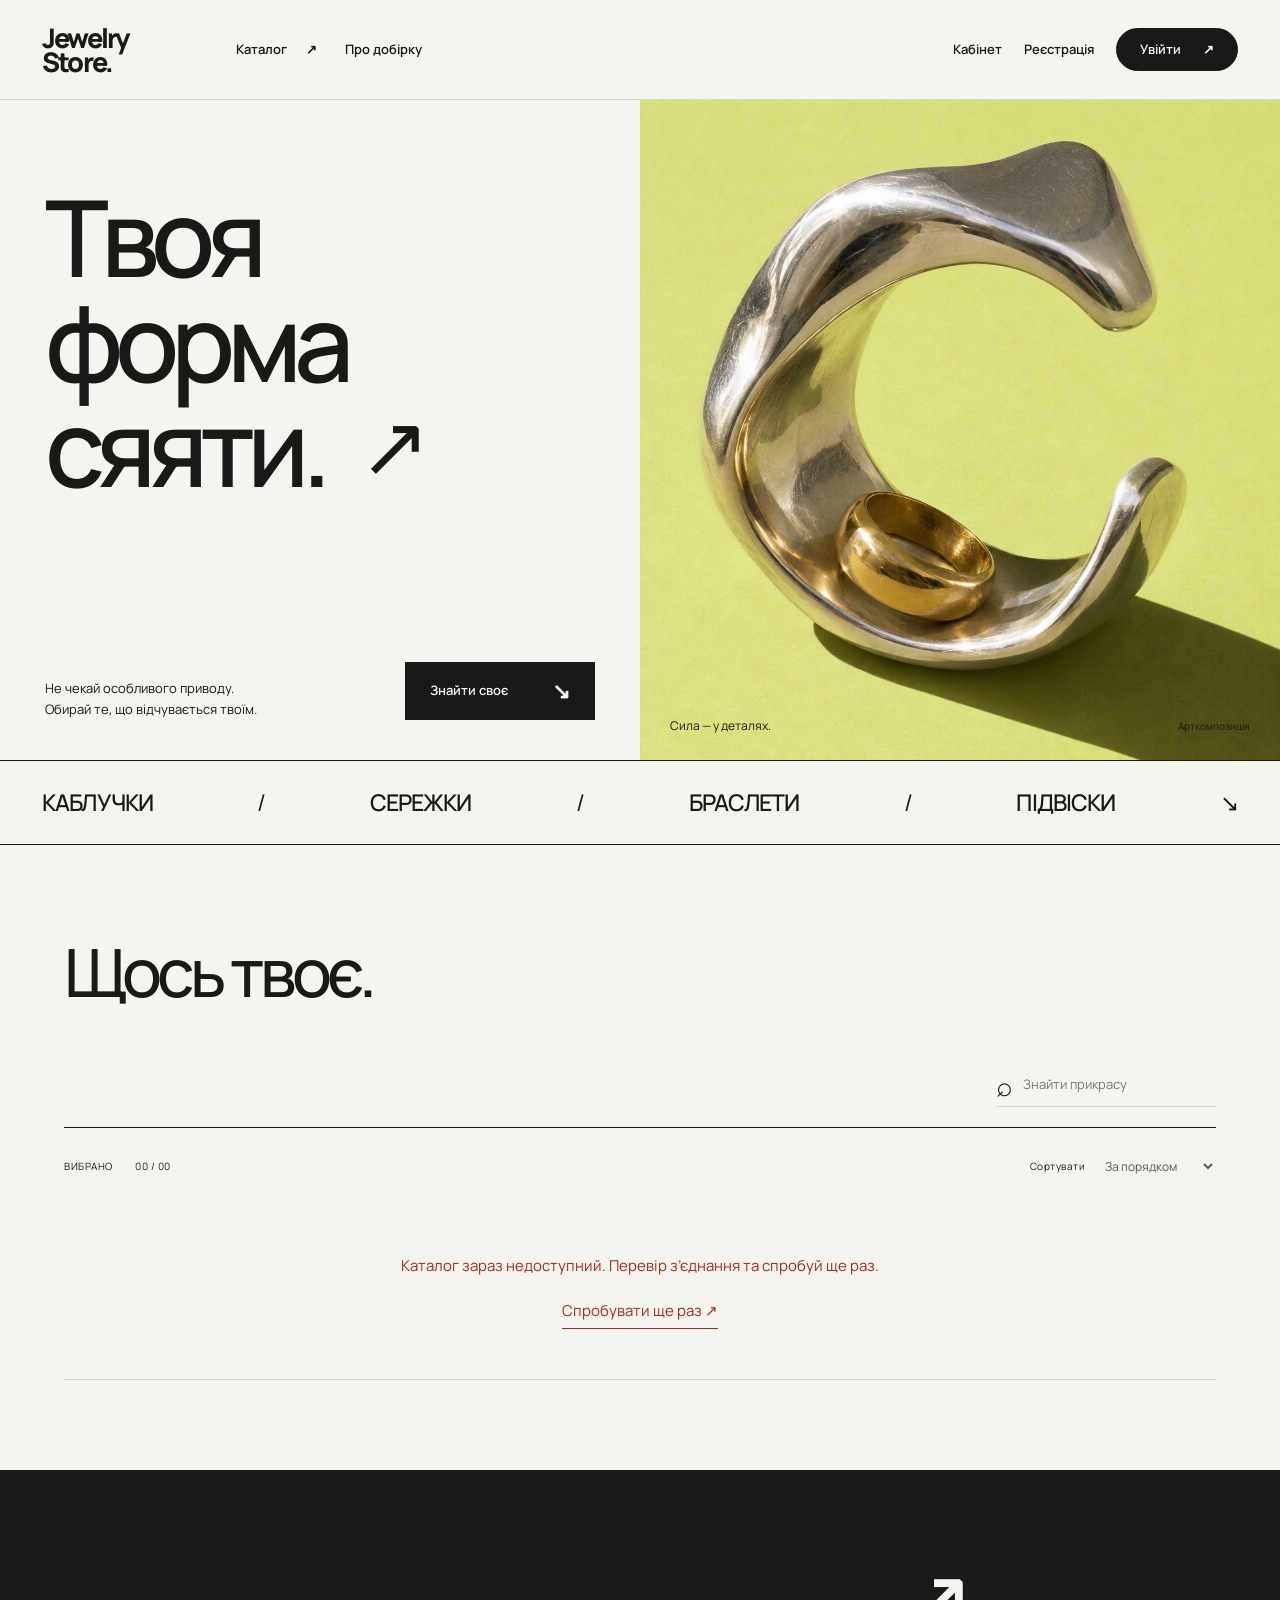
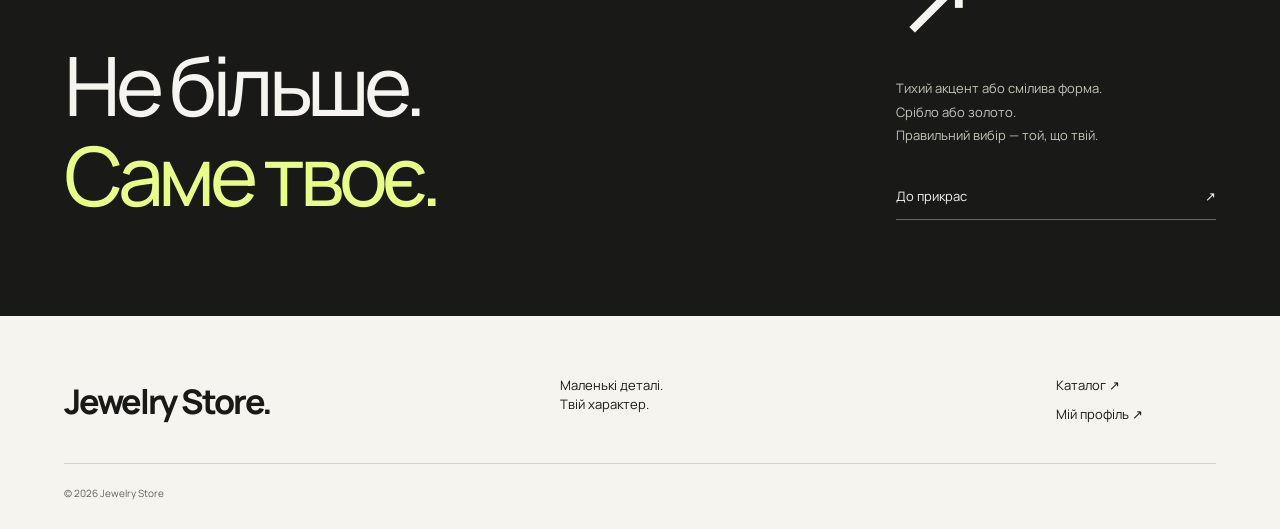
<file: index.html>
<!DOCTYPE html>
<html lang="uk">
<head>
  <meta charset="UTF-8">
  <meta name="viewport" content="width=device-width, initial-scale=1">
  <meta name="theme-color" content="#f5f4ee">
  <meta name="description" content="Jewelry Store. Каталог прикрас: каблучки, сережки, браслети та підвіски.">
  <title>Твоя форма сяяти — Jewelry Store</title>
  <link rel="icon" href="assets/favicon.svg" type="image/svg+xml">
  <link rel="preload" href="assets/manrope.ttf" as="font" type="font/ttf" crossorigin>
  <link rel="stylesheet" href="styles/style.css">
</head>
<body>
  <a class="skip-link" href="#main">До вмісту</a>
  <header class="site-header">
    <a class="wordmark" href="index.html" aria-label="Jewelry Store — головна">Jewelry<span>Store.</span></a>
    <nav class="main-nav" aria-label="Головна навігація">
      <a href="index.html#catalog">Каталог <span aria-hidden="true">↗</span></a>
      <a href="index.html#approach" class="about-link">Про добірку</a>
    </nav>
    <nav class="account-nav" aria-label="Акаунт">
      <span id="user-name"></span>
      <a href="pages/profile.html" class="profile-link">Кабінет</a>
      <a id="register-link" href="pages/register.html" hidden>Реєстрація</a>
      <a id="login-link" class="nav-action" href="pages/login.html" hidden>Увійти <span aria-hidden="true">↗</span></a>
      <button id="logout-button" type="button" class="nav-action" hidden>Вийти <span aria-hidden="true">↗</span></button>
    </nav>
  </header>
  <p id="nav-status" role="status"></p>
  <main id="main">
    <section class="hero" aria-labelledby="hero-title">
      <div class="hero-copy">
        
        <h1 id="hero-title">Твоя<br>форма<br><span class="last-line">сяяти.<span class="hero-arrow" aria-hidden="true">↗</span></span></h1>
        <div class="hero-bottom"><p>Не чекай особливого приводу.<br>Обирай те, що відчувається твоїм.</p><a class="button button-dark" href="#catalog">Знайти своє <span aria-hidden="true">↘</span></a></div>
      </div>
      <figure class="hero-image">
        <img src="assets/hero-jewelry.png" alt="Арткомпозиція зі скульптурним сріблястим браслетом і золотистою каблучкою" width="1122" height="1402" fetchpriority="high">
        
        <figcaption><span>Сила — у деталях.</span><span>Арткомпозиція</span></figcaption>
      </figure>
    </section>
    <div class="material-strip" aria-label="Каблучки, сережки, браслети та підвіски"><span>КАБЛУЧКИ</span><i aria-hidden="true">/</i><span>СЕРЕЖКИ</span><i aria-hidden="true">/</i><span>БРАСЛЕТИ</span><i aria-hidden="true">/</i><span>ПІДВІСКИ</span><i aria-hidden="true">↘</i></div>
    <section class="catalog section-space" id="catalog" aria-labelledby="catalog-title">
      <div class="section-heading"><div><h2 id="catalog-title">Щось твоє.</h2></div></div>
      <div class="catalog-tools">
        <nav id="filters" class="filters" aria-label="Категорії прикрас"></nav>
        <label class="search-field"><span class="sr-only">Знайти прикрасу</span><span aria-hidden="true">⌕</span><input id="search-input" type="search" placeholder="Знайти прикрасу" maxlength="150"></label>
      </div>
      <div class="catalog-meta"><p>ВИБРАНО <span id="catalog-count">00 / 00</span></p><label>Сортувати <select id="sort-select"><option value="default">За порядком</option><option value="price-asc">Від дешевших</option><option value="price-desc">Від дорожчих</option><option value="name">За назвою</option></select></label></div>
      <p id="status" class="status" role="status" aria-live="polite">Завантажуємо прикраси…</p>
      <div id="products" class="product-list"></div>
    </section>
    <section class="manifesto section-space" id="approach" aria-labelledby="approach-title">
      
      <div class="manifesto-content"><h2 id="approach-title">Не більше.<br><span>Саме твоє.</span></h2><div class="manifesto-note"><span class="large-arrow" aria-hidden="true">↗</span><p>Тихий акцент або смілива форма.<br>Срібло або золото.<br>Правильний вибір — той, що твій.</p><a href="#catalog" class="text-link">До прикрас <span aria-hidden="true">↗</span></a></div></div>
    </section>
  </main>
  <footer class="site-footer">
    <a class="footer-logo" href="index.html">Jewelry Store.</a>
    <div><span>Маленькі деталі.</span><span>Твій характер.</span></div>
    <nav aria-label="Посилання у підвалі"><a href="index.html#catalog">Каталог ↗</a><a href="pages/profile.html">Мій профіль ↗</a></nav>
    <p>© 2026 Jewelry Store</p>
  </footer>
  <dialog id="product-dialog" aria-labelledby="product-dialog-title">
    <form method="dialog"><button class="dialog-close" aria-label="Закрити деталі">×</button></form>
    <p class="card-category" id="product-dialog-category"></p>
    <h2 id="product-dialog-title"></h2>
    <p id="product-dialog-description"></p>
    <dl class="product-specs"><div><dt>Матеріал</dt><dd id="product-dialog-metal"></dd></div><div><dt>Наявність</dt><dd id="product-dialog-stock"></dd></div></dl>
    <p id="product-dialog-price" class="dialog-price"></p>
  </dialog>
  <script src="app/auth.js"></script>
  <script src="app/app.js"></script>
</body>
</html>
</file>
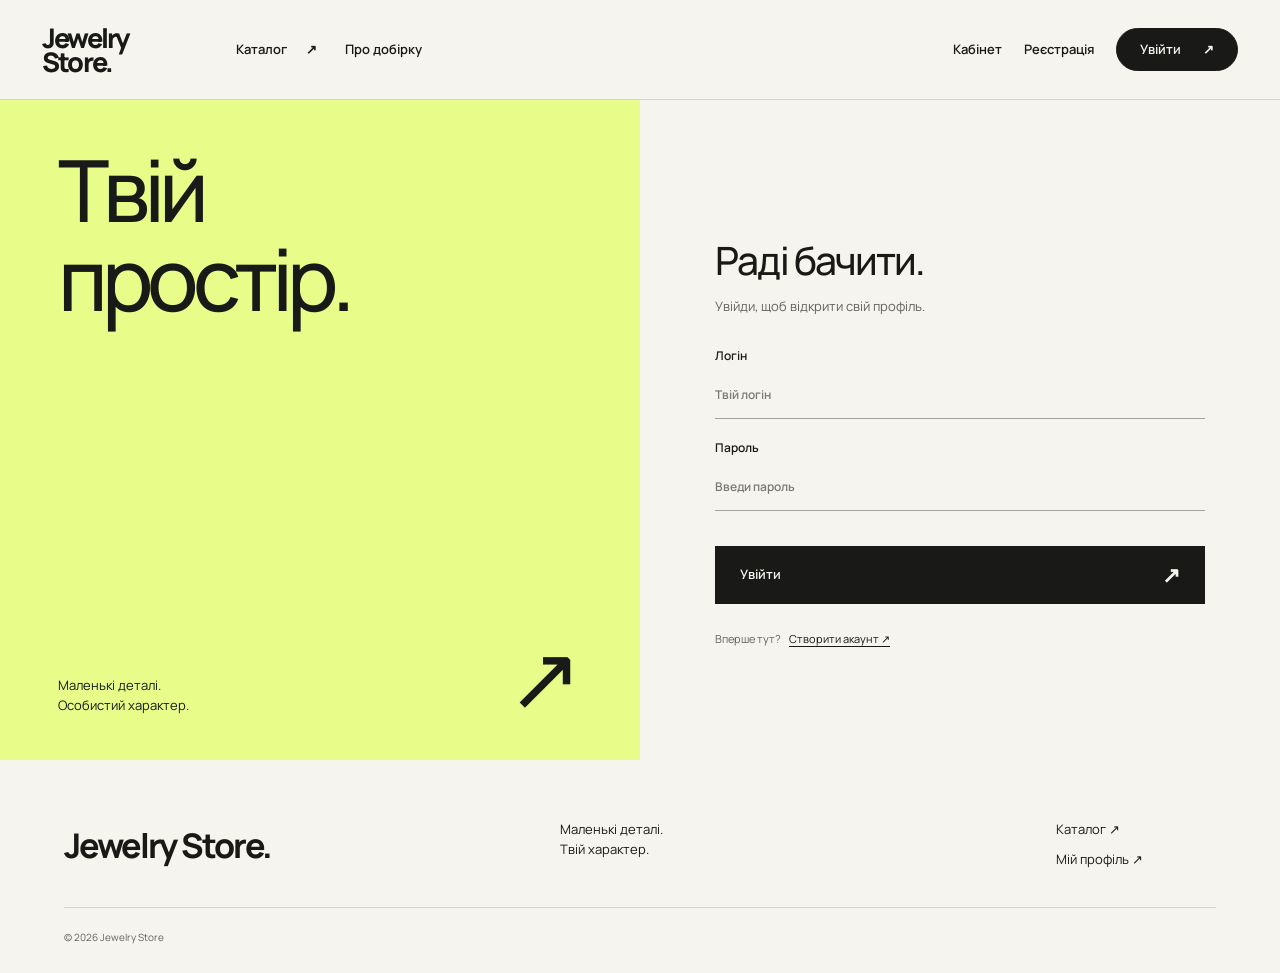
<file: pages/login.html>
<!DOCTYPE html>
<html lang="uk">
<head>
  <meta charset="UTF-8">
  <meta name="viewport" content="width=device-width, initial-scale=1">
  <meta name="theme-color" content="#f5f4ee">
  <meta name="description" content="Jewelry Store. Каталог прикрас: каблучки, сережки, браслети та підвіски.">
  <title>Вхід — Jewelry Store</title>
  <link rel="icon" href="../assets/favicon.svg" type="image/svg+xml">
  <link rel="preload" href="../assets/manrope.ttf" as="font" type="font/ttf" crossorigin>
  <link rel="stylesheet" href="../styles/style.css">
</head>
<body class="account-page">
  <a class="skip-link" href="#main">До вмісту</a>
  <header class="site-header">
    <a class="wordmark" href="../index.html" aria-label="Jewelry Store — головна">Jewelry<span>Store.</span></a>
    <nav class="main-nav" aria-label="Головна навігація">
      <a href="../index.html#catalog">Каталог <span aria-hidden="true">↗</span></a>
      <a href="../index.html#approach" class="about-link">Про добірку</a>
    </nav>
    <nav class="account-nav" aria-label="Акаунт">
      <span id="user-name"></span>
      <a href="profile.html" class="profile-link">Кабінет</a>
      <a id="register-link" href="register.html" hidden>Реєстрація</a>
      <a id="login-link" class="nav-action" href="login.html" hidden>Увійти <span aria-hidden="true">↗</span></a>
      <button id="logout-button" type="button" class="nav-action" hidden>Вийти <span aria-hidden="true">↗</span></button>
    </nav>
  </header>
  <p id="nav-status" role="status"></p>
  <main id="main" class="account-main">
    <aside class="account-editorial"><h1>Твій<br>простір.</h1><div class="editorial-bottom"><p>Маленькі деталі.<br>Особистий характер.</p><span aria-hidden="true">↗</span></div></aside>
    <section class="auth-panel" id="auth-content" aria-label="Вхід" hidden><h2>Раді бачити.</h2><p class="form-intro">Увійди, щоб відкрити свій профіль.</p>
        <form id="login-form">
          <label>Логін<input name="username" required maxlength="150" autocomplete="username" placeholder="Твій логін"></label>
          <label>Пароль<input name="password" type="password" required maxlength="128" autocomplete="current-password" placeholder="Введи пароль"></label>
          <div id="form-errors" role="alert"></div>
          <button class="button button-dark" type="submit">Увійти <span aria-hidden="true">↗</span></button>
        </form>
        <p class="form-switch">Вперше тут? <a id="signup-link" href="register.html">Створити акаунт ↗</a></p></section>
  </main>
  <footer class="site-footer">
    <a class="footer-logo" href="../index.html">Jewelry Store.</a>
    <div><span>Маленькі деталі.</span><span>Твій характер.</span></div>
    <nav aria-label="Посилання у підвалі"><a href="../index.html#catalog">Каталог ↗</a><a href="profile.html">Мій профіль ↗</a></nav>
    <p>© 2026 Jewelry Store</p>
  </footer>
  <script src="../app/auth.js"></script>
  <script src="../app/login.js"></script>
</body>
</html>
</file>
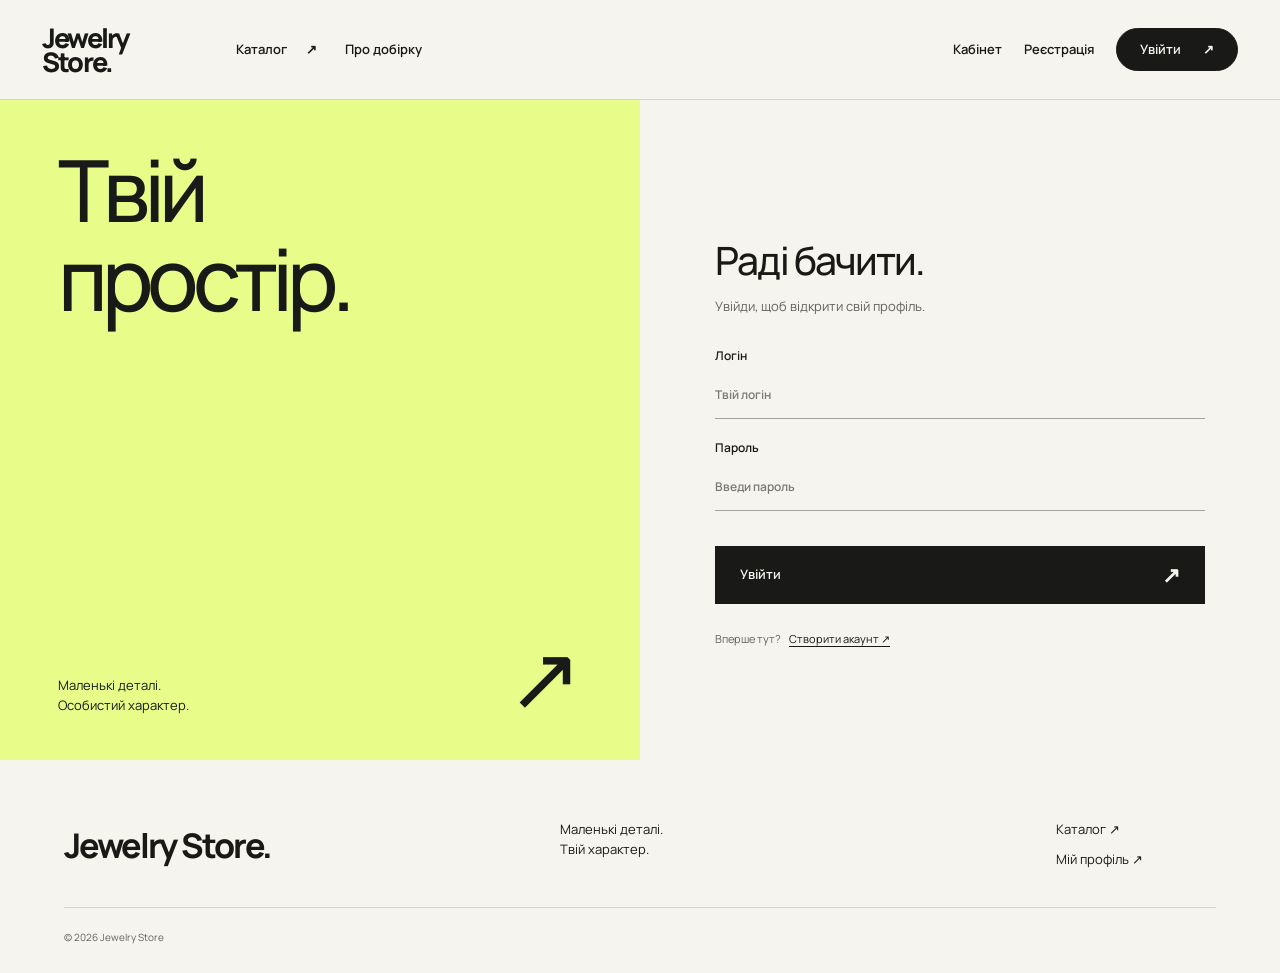
<file: pages/profile.html>
<!DOCTYPE html>
<html lang="uk">
<head>
  <meta charset="UTF-8">
  <meta name="viewport" content="width=device-width, initial-scale=1">
  <meta name="theme-color" content="#f5f4ee">
  <meta name="description" content="Jewelry Store. Каталог прикрас: каблучки, сережки, браслети та підвіски.">
  <title>Мій профіль — Jewelry Store</title>
  <link rel="icon" href="../assets/favicon.svg" type="image/svg+xml">
  <link rel="preload" href="../assets/manrope.ttf" as="font" type="font/ttf" crossorigin>
  <link rel="stylesheet" href="../styles/style.css">
</head>
<body class="account-page">
  <a class="skip-link" href="#main">До вмісту</a>
  <header class="site-header">
    <a class="wordmark" href="../index.html" aria-label="Jewelry Store — головна">Jewelry<span>Store.</span></a>
    <nav class="main-nav" aria-label="Головна навігація">
      <a href="../index.html#catalog">Каталог <span aria-hidden="true">↗</span></a>
      <a href="../index.html#approach" class="about-link">Про добірку</a>
    </nav>
    <nav class="account-nav" aria-label="Акаунт">
      <span id="user-name"></span>
      <a href="profile.html" class="profile-link">Кабінет</a>
      <a id="register-link" href="register.html" hidden>Реєстрація</a>
      <a id="login-link" class="nav-action" href="login.html" hidden>Увійти <span aria-hidden="true">↗</span></a>
      <button id="logout-button" type="button" class="nav-action" hidden>Вийти <span aria-hidden="true">↗</span></button>
    </nav>
  </header>
  <p id="nav-status" role="status"></p>
  <main id="main" class="account-main">
    <aside class="account-editorial"><h1>Просто<br>бути собою.</h1><div class="editorial-bottom"><p>Маленькі деталі.<br>Особистий характер.</p><span aria-hidden="true">↗</span></div></aside>
    <section class="auth-panel" id="auth-content" aria-label="Мій профіль" hidden><h2>Це про тебе.</h2><p class="form-intro">Твої дані. Лише після входу.</p>
        <dl class="profile-data"><div><dt>Логін</dt><dd id="profile-username"></dd></div><div><dt>Ім’я</dt><dd id="profile-first-name"></dd></div><div><dt>Прізвище</dt><dd id="profile-last-name"></dd></div><div><dt>Електронна пошта</dt><dd id="profile-email"></dd></div><div><dt>Роль</dt><dd id="profile-role"></dd></div></dl>
        <a href="../index.html#catalog" class="button button-dark">Обрати прикрасу <span aria-hidden="true">↗</span></a></section>
  </main>
  <footer class="site-footer">
    <a class="footer-logo" href="../index.html">Jewelry Store.</a>
    <div><span>Маленькі деталі.</span><span>Твій характер.</span></div>
    <nav aria-label="Посилання у підвалі"><a href="../index.html#catalog">Каталог ↗</a><a href="profile.html">Мій профіль ↗</a></nav>
    <p>© 2026 Jewelry Store</p>
  </footer>
  <script src="../app/auth.js"></script>
  <script src="../app/profile.js"></script>
</body>
</html>
</file>
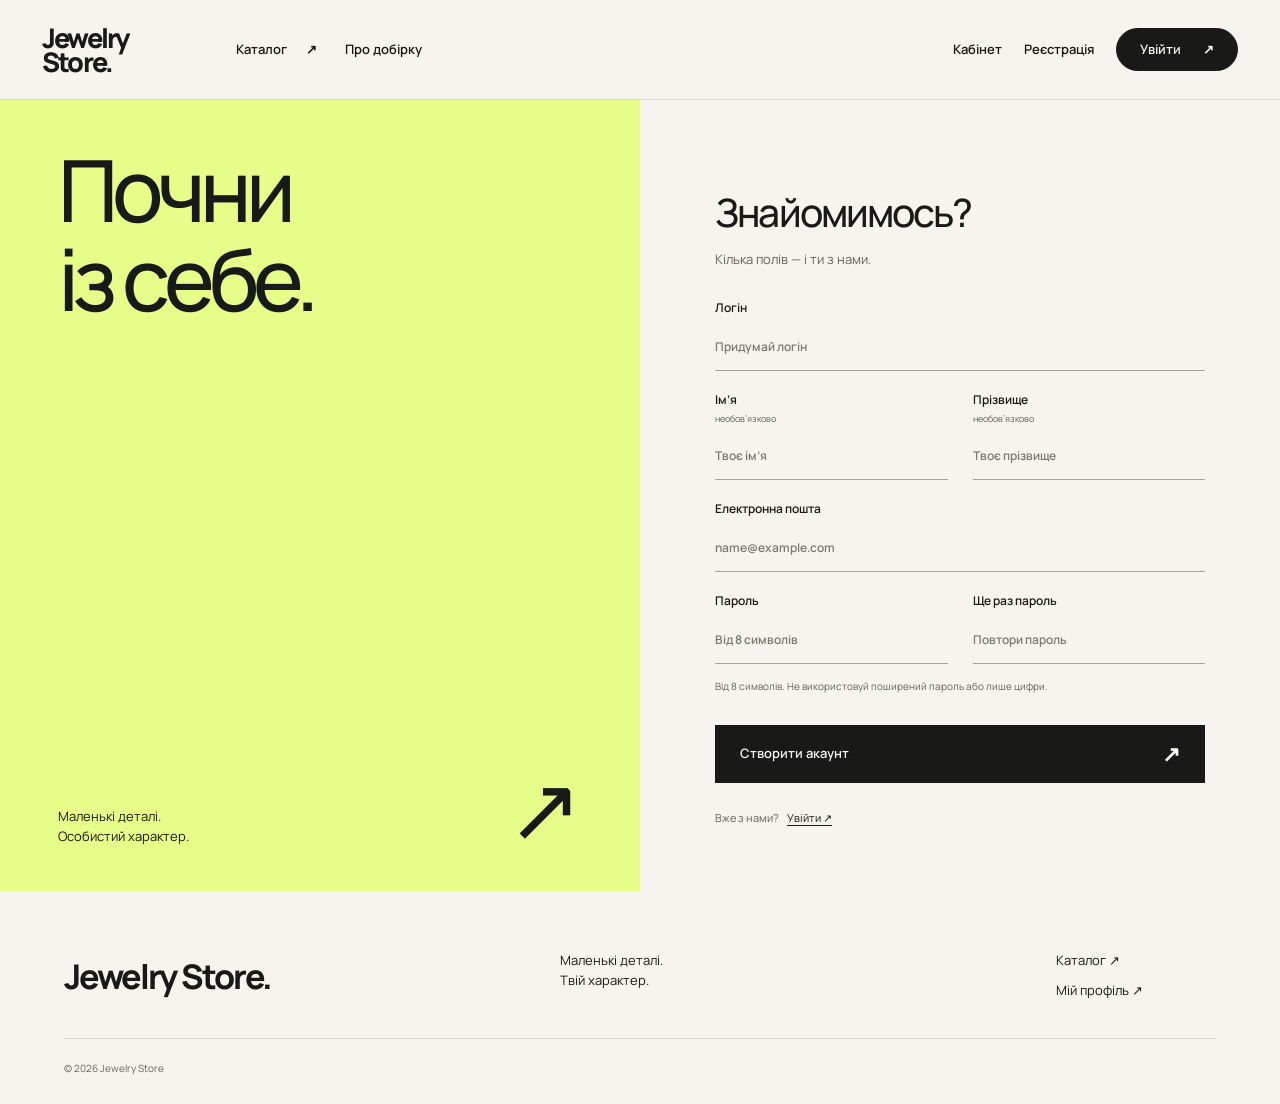
<file: pages/register.html>
<!DOCTYPE html>
<html lang="uk">
<head>
  <meta charset="UTF-8">
  <meta name="viewport" content="width=device-width, initial-scale=1">
  <meta name="theme-color" content="#f5f4ee">
  <meta name="description" content="Jewelry Store. Каталог прикрас: каблучки, сережки, браслети та підвіски.">
  <title>Реєстрація — Jewelry Store</title>
  <link rel="icon" href="../assets/favicon.svg" type="image/svg+xml">
  <link rel="preload" href="../assets/manrope.ttf" as="font" type="font/ttf" crossorigin>
  <link rel="stylesheet" href="../styles/style.css">
</head>
<body class="account-page">
  <a class="skip-link" href="#main">До вмісту</a>
  <header class="site-header">
    <a class="wordmark" href="../index.html" aria-label="Jewelry Store — головна">Jewelry<span>Store.</span></a>
    <nav class="main-nav" aria-label="Головна навігація">
      <a href="../index.html#catalog">Каталог <span aria-hidden="true">↗</span></a>
      <a href="../index.html#approach" class="about-link">Про добірку</a>
    </nav>
    <nav class="account-nav" aria-label="Акаунт">
      <span id="user-name"></span>
      <a href="profile.html" class="profile-link">Кабінет</a>
      <a id="register-link" href="register.html" hidden>Реєстрація</a>
      <a id="login-link" class="nav-action" href="login.html" hidden>Увійти <span aria-hidden="true">↗</span></a>
      <button id="logout-button" type="button" class="nav-action" hidden>Вийти <span aria-hidden="true">↗</span></button>
    </nav>
  </header>
  <p id="nav-status" role="status"></p>
  <main id="main" class="account-main">
    <aside class="account-editorial"><h1>Почни<br>із себе.</h1><div class="editorial-bottom"><p>Маленькі деталі.<br>Особистий характер.</p><span aria-hidden="true">↗</span></div></aside>
    <section class="auth-panel" id="auth-content" aria-label="Реєстрація" hidden><h2>Знайомимось?</h2><p class="form-intro">Кілька полів — і ти з нами.</p>
        <form id="register-form">
          <label>Логін<input name="username" required maxlength="150" autocomplete="username" placeholder="Придумай логін"></label>
          <div class="form-row"><label>Ім’я <span class="optional">необов’язково</span><input name="first_name" maxlength="150" autocomplete="given-name" placeholder="Твоє ім’я"></label><label>Прізвище <span class="optional">необов’язково</span><input name="last_name" maxlength="150" autocomplete="family-name" placeholder="Твоє прізвище"></label></div>
          <label>Електронна пошта<input name="email" type="email" required maxlength="254" autocomplete="email" placeholder="name@example.com"></label>
          <div class="form-row"><label>Пароль<input name="password" type="password" required minlength="8" maxlength="128" autocomplete="new-password" placeholder="Від 8 символів" aria-describedby="password-hint"></label><label>Ще раз пароль<input name="password_confirmation" type="password" required minlength="8" maxlength="128" autocomplete="new-password" placeholder="Повтори пароль"></label></div>
          <p id="password-hint" class="field-hint">Від 8 символів. Не використовуй поширений пароль або лише цифри.</p>
          <div id="form-errors" role="alert"></div>
          <button class="button button-dark" type="submit">Створити акаунт <span aria-hidden="true">↗</span></button>
        </form>
        <p class="form-switch">Вже з нами? <a href="login.html">Увійти ↗</a></p></section>
  </main>
  <footer class="site-footer">
    <a class="footer-logo" href="../index.html">Jewelry Store.</a>
    <div><span>Маленькі деталі.</span><span>Твій характер.</span></div>
    <nav aria-label="Посилання у підвалі"><a href="../index.html#catalog">Каталог ↗</a><a href="profile.html">Мій профіль ↗</a></nav>
    <p>© 2026 Jewelry Store</p>
  </footer>
  <script src="../app/auth.js"></script>
  <script src="../app/register.js"></script>
</body>
</html>
</file>
<file: styles/style.css>
@font-face {
  font-family: Manrope;
  src: url("../assets/manrope.ttf") format("truetype");
  font-weight: 200 800;
  font-display: swap;
}
:root {
  --paper: #f5f4ee;
  --ink: #191a17;
  --muted: #62635c;
  --line: #d5d5cb;
  --accent: #e7fc89;
  --error: #a52d20;
}
* { box-sizing: border-box; }
html { scroll-behavior: smooth; scroll-padding-top: 116px; }
body { margin: 0; background: var(--paper); color: var(--ink); font-family: Manrope, Arial, sans-serif; font-size: 15px; line-height: 1.5; }
a { color: inherit; text-decoration: none; }
button, input, select { font: inherit; }
button, select { cursor: pointer; }
button { color: inherit; }
button:disabled { opacity: .55; cursor: wait; }
button, a, input, select { -webkit-tap-highlight-color: transparent; }
a:focus-visible, button:focus-visible, input:focus-visible, select:focus-visible { outline: 2px solid var(--ink); outline-offset: 5px; }
img { max-width: 100%; display: block; }
[hidden] { display: none !important; }
h1, h2, h3, p, figure { margin: 0; }
.sr-only, .skip-link:not(:focus) { position: absolute; width: 1px; height: 1px; padding: 0; margin: -1px; overflow: hidden; clip-path: inset(50%); white-space: nowrap; }
.skip-link:focus { display: block; padding: 15px; background: var(--accent); }
.site-header { position: sticky; top: 0; z-index: 50; background: var(--paper); min-height: 100px; padding: 20px 3.3%; display: flex; align-items: center; gap: 44px; border-bottom: 1px solid var(--line); }
.wordmark { font-size: 27px; line-height: .87; font-weight: 800; letter-spacing: -1.9px; min-width: 150px; }
.wordmark span { display: block; }
.main-nav, .account-nav { display: flex; align-items: center; gap: 28px; font-size: 13px; font-weight: 600; }
.main-nav a, .account-nav a { white-space: nowrap; }
.main-nav a:hover, .account-nav a:not(.nav-action):hover { text-decoration: underline; text-underline-offset: 5px; }
.main-nav a span { margin-left: 16px; }
.account-nav { margin-left: auto; gap: 22px; }
#user-name { max-width: 180px; overflow: hidden; text-overflow: ellipsis; white-space: nowrap; }
#user-name:empty { display: none; }
.nav-action { border: 1px solid var(--ink); background: var(--ink); color: var(--paper); padding: 11px 23px; border-radius: 100px; display: inline-flex; gap: 22px; align-items: center; }
.nav-action:hover { background: var(--accent); color: var(--ink); }
#nav-status:not(:empty) { padding: 16px 3.3%; color: var(--error); border-bottom: 1px solid var(--line); }
.hero { display: grid; grid-template-columns: 1fr 1fr; min-height: 660px; }
.hero-copy { min-width: 0; padding: 38px 7% 40px; display: flex; flex-direction: column; justify-content: space-between; }
.eyebrow { font-size: 11px; letter-spacing: .08em; font-weight: 650; display: flex; align-items: center; gap: 11px; }
.square { width: 7px; height: 7px; background: currentColor; display: inline-block; }
.hero h1 { font-size: clamp(70px, 8.3vw, 132px); font-weight: 550; line-height: .99; letter-spacing: -.075em; padding: 46px 0 54px; }
.last-line { display: flex; align-items: center; gap: 35px; }
.hero-arrow { font-family: Arial, sans-serif; font-weight: 400; font-size: .8em; letter-spacing: 0; }
.hero-bottom { display: flex; justify-content: space-between; align-items: flex-end; gap: 22px; }
.hero-bottom p { max-width: 260px; font-size: 13px; line-height: 1.6; }
.button { min-height: 54px; padding: 17px 24px; display: inline-flex; align-items: center; justify-content: space-between; gap: 44px; font-weight: 600; font-size: 13px; border: 1px solid var(--ink); }
.button span { font-size: 22px; line-height: 1; }
.button-dark { background: var(--ink); color: var(--paper); }
.button-dark:hover { background: var(--accent); color: var(--ink); }
.hero-image { position: relative; overflow: hidden; background: #dce78b; min-width: 0; }
.hero-image img { width: 100%; height: 100%; position: absolute; object-fit: cover; }
.image-top, .hero-image figcaption { position: absolute; z-index: 1; left: 30px; right: 30px; display: flex; align-items: center; justify-content: space-between; }
.image-top { top: 30px; font-size: 10px; font-weight: 700; letter-spacing: .07em; }
.hero-image figcaption { bottom: 25px; font-size: 12px; }
.hero-image figcaption span:last-child { font-size: 10px; }
.material-strip { padding: 24px 3.3%; display: flex; justify-content: space-between; align-items: center; gap: 18px; border-top: 1px solid var(--ink); border-bottom: 1px solid var(--ink); font-size: clamp(14px, 1.8vw, 25px); font-weight: 550; letter-spacing: -.04em; }
.material-strip i { font-style: normal; font-weight: 400; }
.section-space { padding: 90px 5%; }
.section-heading { display: flex; justify-content: space-between; align-items: flex-end; gap: 30px; margin-bottom: 56px; }
.section-heading h2 { font-size: clamp(44px, 5.2vw, 80px); font-weight: 500; line-height: 1.1; letter-spacing: -.065em; margin-top: 0; }
.section-note { font-size: 13px; line-height: 1.7; padding-bottom: 8px; }
.catalog-tools { display: flex; align-items: center; justify-content: space-between; gap: 30px; border-bottom: 1px solid var(--ink); padding-bottom: 20px; }
.filters { display: flex; flex-wrap: wrap; gap: 9px; }
.chip { border: 1px solid var(--line); border-radius: 100px; padding: 10px 19px; background: transparent; font-size: 13px; }
.chip:hover { border-color: var(--ink); }
.chip[aria-pressed="true"] { background: var(--ink); color: var(--paper); border-color: var(--ink); }
.search-field { display: flex; gap: 10px; align-items: center; border-bottom: 1px solid var(--line); min-width: 220px; }
.search-field > span:not(.sr-only) { font-size: 28px; }
.search-field input { padding: 10px 0; background: transparent; border: 0; color: var(--ink); width: 100%; font-size: 13px; }
.catalog-meta { display: flex; justify-content: space-between; align-items: center; padding: 22px 0; font-size: 10px; letter-spacing: .05em; }
#catalog-count { margin-left: 20px; font-variant-numeric: tabular-nums; }
.catalog-meta label { display: flex; align-items: center; gap: 12px; }
.catalog-meta select { border: 0; color: var(--ink); background: transparent; font-size: 12px; letter-spacing: 0; padding: 7px 18px 7px 4px; max-width: 170px; }
.status { text-align: center; color: var(--muted); padding: 50px 20px; border-bottom: 1px solid var(--line); }
.status:empty { display: none; }
.status.error { color: var(--error); }
.retry { display: block; margin: 18px auto 0; background: transparent; border: 0; border-bottom: 1px solid currentColor; padding: 5px 0; }
.product-row { display: grid; grid-template-columns: 55px minmax(0, 1fr) 160px 160px; align-items: center; gap: 25px; padding: 35px 0; border-bottom: 1px solid var(--line); }
.product-number { font-size: 11px; color: var(--muted); align-self: start; padding-top: 6px; font-variant-numeric: tabular-nums; }
.card-category { font-size: 10px; text-transform: uppercase; letter-spacing: .06em; color: var(--muted); margin-bottom: 9px; }
.card-name { font-size: 28px; font-weight: 500; letter-spacing: -.04em; line-height: 1.2; overflow-wrap: anywhere; }
.card-description { margin-top: 9px; color: var(--muted); font-size: 12px; max-width: 480px; display: -webkit-box; -webkit-line-clamp: 2; -webkit-box-orient: vertical; overflow: hidden; }
.product-material { font-size: 13px; overflow-wrap: anywhere; }
.product-material small { display: block; margin-top: 5px; color: var(--muted); font-size: 10px; }
.product-open { background: transparent; border: 0; display: flex; justify-content: space-between; align-items: center; padding: 15px 0 15px 10px; gap: 20px; font-size: 16px; white-space: nowrap; }
.product-open span:last-child { font-size: 24px; }
.product-open:hover { background: var(--accent); padding-right: 10px; }
.manifesto { background: var(--ink); color: var(--paper); padding-bottom: 96px; }
.manifesto > .eyebrow { color: #bebeb3; }
.manifesto-content { margin-top: 0; display: grid; grid-template-columns: 1fr 320px; gap: 60px; align-items: end; }
.manifesto h2 { font-size: clamp(48px, 6.4vw, 100px); font-weight: 450; line-height: 1.1; letter-spacing: -.065em; }
.manifesto h2 span { color: var(--accent); }
.large-arrow { display: block; font-family: Arial, sans-serif; font-size: 95px; line-height: .9; font-weight: 300; margin-bottom: 32px; }
.manifesto-note p { color: #c4c4b9; font-size: 13px; line-height: 1.8; margin-bottom: 28px; }
.text-link { display: flex; justify-content: space-between; border-bottom: 1px solid #68685f; padding: 12px 0; font-size: 13px; }
.text-link:hover { color: var(--accent); }
.site-footer { padding: 60px 5% 28px; display: grid; grid-template-columns: 1fr 1fr 160px; gap: 36px; align-items: start; }
.footer-logo { font-size: 34px; letter-spacing: -.06em; font-weight: 750; }
.site-footer > div { font-size: 13px; }
.site-footer > div span { display: block; }
.site-footer nav { display: flex; flex-direction: column; gap: 10px; font-size: 13px; }
.site-footer a:hover { text-decoration: underline; text-underline-offset: 5px; }
.site-footer > p { grid-column: 1/-1; border-top: 1px solid var(--line); padding-top: 22px; color: var(--muted); font-size: 10px; }
.account-main { display: grid; grid-template-columns: 1fr 1fr; min-height: 660px; }
.account-editorial { background: var(--accent); padding: 45px 9% 45px; display: flex; flex-direction: column; justify-content: space-between; gap: 70px; }
.account-editorial h1 { font-size: clamp(58px, 6.7vw, 108px); letter-spacing: -.07em; line-height: 1.04; font-weight: 500; }
.editorial-bottom { display: flex; align-items: flex-end; justify-content: space-between; gap: 20px; }
.editorial-bottom p { font-size: 13px; }
.editorial-bottom > span { font-family: Arial, sans-serif; font-size: 90px; line-height: .8; }
.auth-panel { width: 100%; max-width: 630px; padding: 65px 11%; margin: auto; }
.auth-panel h2 { font-size: 39px; font-weight: 500; letter-spacing: -.05em; margin: 18px 0 8px; }
.form-intro { color: var(--muted); font-size: 13px; margin-bottom: 30px; }
.auth-panel label { display: block; font-size: 12px; font-weight: 600; margin-bottom: 20px; }
.auth-panel input { display: block; width: 100%; min-width: 0; padding: 14px 0; border: 0; border-bottom: 1px solid #a4a59b; color: var(--ink); background: transparent; border-radius: 0; font-size: 14px; margin-top: 4px; }
.auth-panel input::placeholder { color: #797b70; font-size: 12px; }
.auth-panel input:focus { border-color: var(--ink); }
.auth-panel .button { width: 100%; margin-top: 15px; }
.form-row { display: grid; grid-template-columns: 1fr 1fr; gap: 25px; }
.optional { display: block; font-size: 9px; color: var(--muted); font-weight: 400; margin-top: 3px; }
.field-hint { font-size: 10px; color: var(--muted); line-height: 1.6; margin: -6px 0 16px; }
.form-switch { font-size: 11px; margin-top: 27px; color: var(--muted); }
.form-switch a { color: var(--ink); border-bottom: 1px solid; margin-left: 6px; }
#form-errors { color: var(--error); font-size: 12px; line-height: 1.6; }
#form-errors:not(:empty) { border-left: 2px solid; padding-left: 12px; margin: 18px 0; }
#form-errors p { margin-top: 8px; }
.profile-data { margin: 30px 0; }
.profile-data > div { display: grid; grid-template-columns: 100px minmax(0, 1fr); gap: 20px; padding: 15px 0; border-bottom: 1px solid var(--line); }
.profile-data dt { color: var(--muted); font-size: 12px; }
.profile-data dd { font-size: 14px; margin: 0; overflow-wrap: anywhere; }
dialog { width: min(590px, calc(100% - 32px)); border: 0; padding: 55px 40px 40px; background: var(--paper); color: var(--ink); max-height: 85vh; }
dialog::backdrop { background: rgb(15 17 12 / .6); }
.dialog-close { position: absolute; right: 18px; top: 12px; border: 0; font-size: 32px; background: transparent; width: 40px; height: 40px; }
dialog h2 { font-size: 38px; line-height: 1.15; letter-spacing: -.05em; font-weight: 500; margin: 22px 0; overflow-wrap: anywhere; }
#product-dialog-description { color: var(--muted); font-size: 14px; white-space: pre-line; overflow-wrap: anywhere; }
.product-specs { margin: 35px 0; }
.product-specs > div { display: flex; justify-content: space-between; gap: 20px; padding: 12px 0; border-bottom: 1px solid var(--line); font-size: 12px; }
.product-specs dd { margin: 0; text-align: right; overflow-wrap: anywhere; }
.dialog-price { font-size: 30px; font-weight: 600; }
@media (prefers-reduced-motion: no-preference) {
  .button, .nav-action, .chip, .product-open { transition: background .18s, color .18s, padding .18s; }
  .hero-copy { animation: appear .7s both; }
  @keyframes appear { from { opacity: 0; transform: translateY(14px); } to { opacity: 1; transform: translateY(0); } }
}
@media (prefers-reduced-motion: reduce) { html { scroll-behavior: auto; } }
@media (min-width: 1800px) { .hero { min-height: 820px; } }
@media (max-width: 1100px) {
  .site-header { gap: 22px; padding: 20px 4%; }
  .main-nav, .account-nav { gap: 17px; font-size: 12px; }
  .wordmark { min-width: 100px; }
  .about-link { display: none; }
  .hero { min-height: 590px; }
  .hero h1 { font-size: 9vw; }
  .hero-bottom { align-items: start; flex-direction: column; }
  .hero-bottom .button { width: 100%; max-width: 260px; }
  .product-row { grid-template-columns: 30px minmax(0, 1fr) 110px 130px; gap: 20px; }
  .card-name { font-size: 24px; }
  .manifesto-content { grid-template-columns: 1fr 250px; gap: 30px; }
  .auth-panel { padding: 45px 9%; }
}
@media (max-width: 760px) {
  html { scroll-padding-top: 168px; }
  .site-header { min-height: 98px; flex-wrap: wrap; gap: 20px; padding: 20px; }
  .wordmark { font-size: 25px; min-width: 90px; }
  .main-nav { margin-left: auto; }
  .account-nav { width: 100%; margin-left: 0; justify-content: flex-end; flex-wrap: wrap; gap: 18px; font-size: 12px; }
  .profile-link { margin-right: auto; }
  #user-name { margin-right: auto; max-width: 150px; }
  #user-name:not(:empty) + .profile-link { margin-right: 0; }
  .nav-action { padding: 8px 17px; gap: 16px; }
  .hero { grid-template-columns: 1fr; }
  .hero-copy { padding: 29px 22px 32px; }
  .hero h1 { font-size: clamp(72px, 16vw, 118px); padding: 34px 0; }
  .last-line { gap: 15px; }
  .hero-arrow { margin-left: auto; margin-right: 0; font-size: .7em; }
  .hero-bottom { flex-direction: row; gap: 24px; align-items: flex-end; }
  .hero-bottom p { font-size: 11px; }
  .hero-bottom .button { width: auto; flex-shrink: 0; padding: 14px 17px; gap: 25px; min-height: 48px; font-size: 11px; }
  .hero-image { aspect-ratio: 1 / 1; }
  .image-top, .hero-image figcaption { left: 22px; right: 22px; }
  .material-strip { padding: 20px; flex-wrap: wrap; justify-content: center; font-size: 12px; gap: 14px; }
  .material-strip i:last-child { display: none; }
  .section-space { padding: 58px 22px; }
  .section-heading { display: block; margin-bottom: 35px; }
  .section-heading h2 { font-size: 54px; margin-top: 20px; }
  .section-note { margin-top: 20px; font-size: 12px; }
  .catalog-tools { flex-direction: column; align-items: stretch; gap: 24px; }
  .chip { padding: 9px 15px; font-size: 12px; }
  .search-field { width: 100%; }
  .catalog-meta { font-size: 9px; gap: 12px; }
  #catalog-count { margin-left: 8px; }
  .catalog-meta label { gap: 4px; }
  .catalog-meta select { font-size: 10px; max-width: 130px; }
  .product-row { grid-template-columns: 22px minmax(0, 1fr) auto; gap: 15px; padding: 26px 0; }
  .product-main { grid-column: 2/-1; }
  .card-name { font-size: 24px; }
  .card-description { font-size: 12px; }
  .product-material { grid-column: 2; font-size: 12px; }
  .product-open { font-size: 15px; gap: 25px; padding: 10px; }
  .manifesto-content { grid-template-columns: 1fr; gap: 40px; margin-top: 0; }
  .manifesto h2 { font-size: clamp(46px, 10vw, 72px); }
  .manifesto-note { display: grid; grid-template-columns: 75px 1fr; column-gap: 30px; }
  .large-arrow { grid-row: 1/3; font-size: 75px; }
  .manifesto-note p { font-size: 12px; margin-bottom: 15px; }
  .text-link { grid-column: 2; }
  .site-footer { padding: 40px 22px 22px; grid-template-columns: 1fr 1fr; gap: 25px; }
  .footer-logo { font-size: 30px; grid-column: 1/-1; }
  .site-footer nav { font-size: 12px; }
  .site-footer > div { font-size: 12px; }
  .account-main { grid-template-columns: 1fr; }
  .account-editorial { padding: 28px 22px 35px; gap: 30px; }
  .account-editorial h1 { font-size: clamp(55px, 12vw, 88px); }
  .editorial-bottom { display: none; }
  .auth-panel { padding: 42px 22px 55px; max-width: 550px; }
  .auth-panel h2 { font-size: 36px; }
  .form-row { gap: 20px; }
  dialog { padding: 50px 24px 30px; }
}
@media (max-width: 380px) {
  .hero-bottom { flex-direction: column; align-items: stretch; }
  .hero-bottom .button { max-width: none; }
  .account-nav { gap: 13px; font-size: 11px; }
  .form-row { grid-template-columns: 1fr; gap: 0; }
}
</file>
